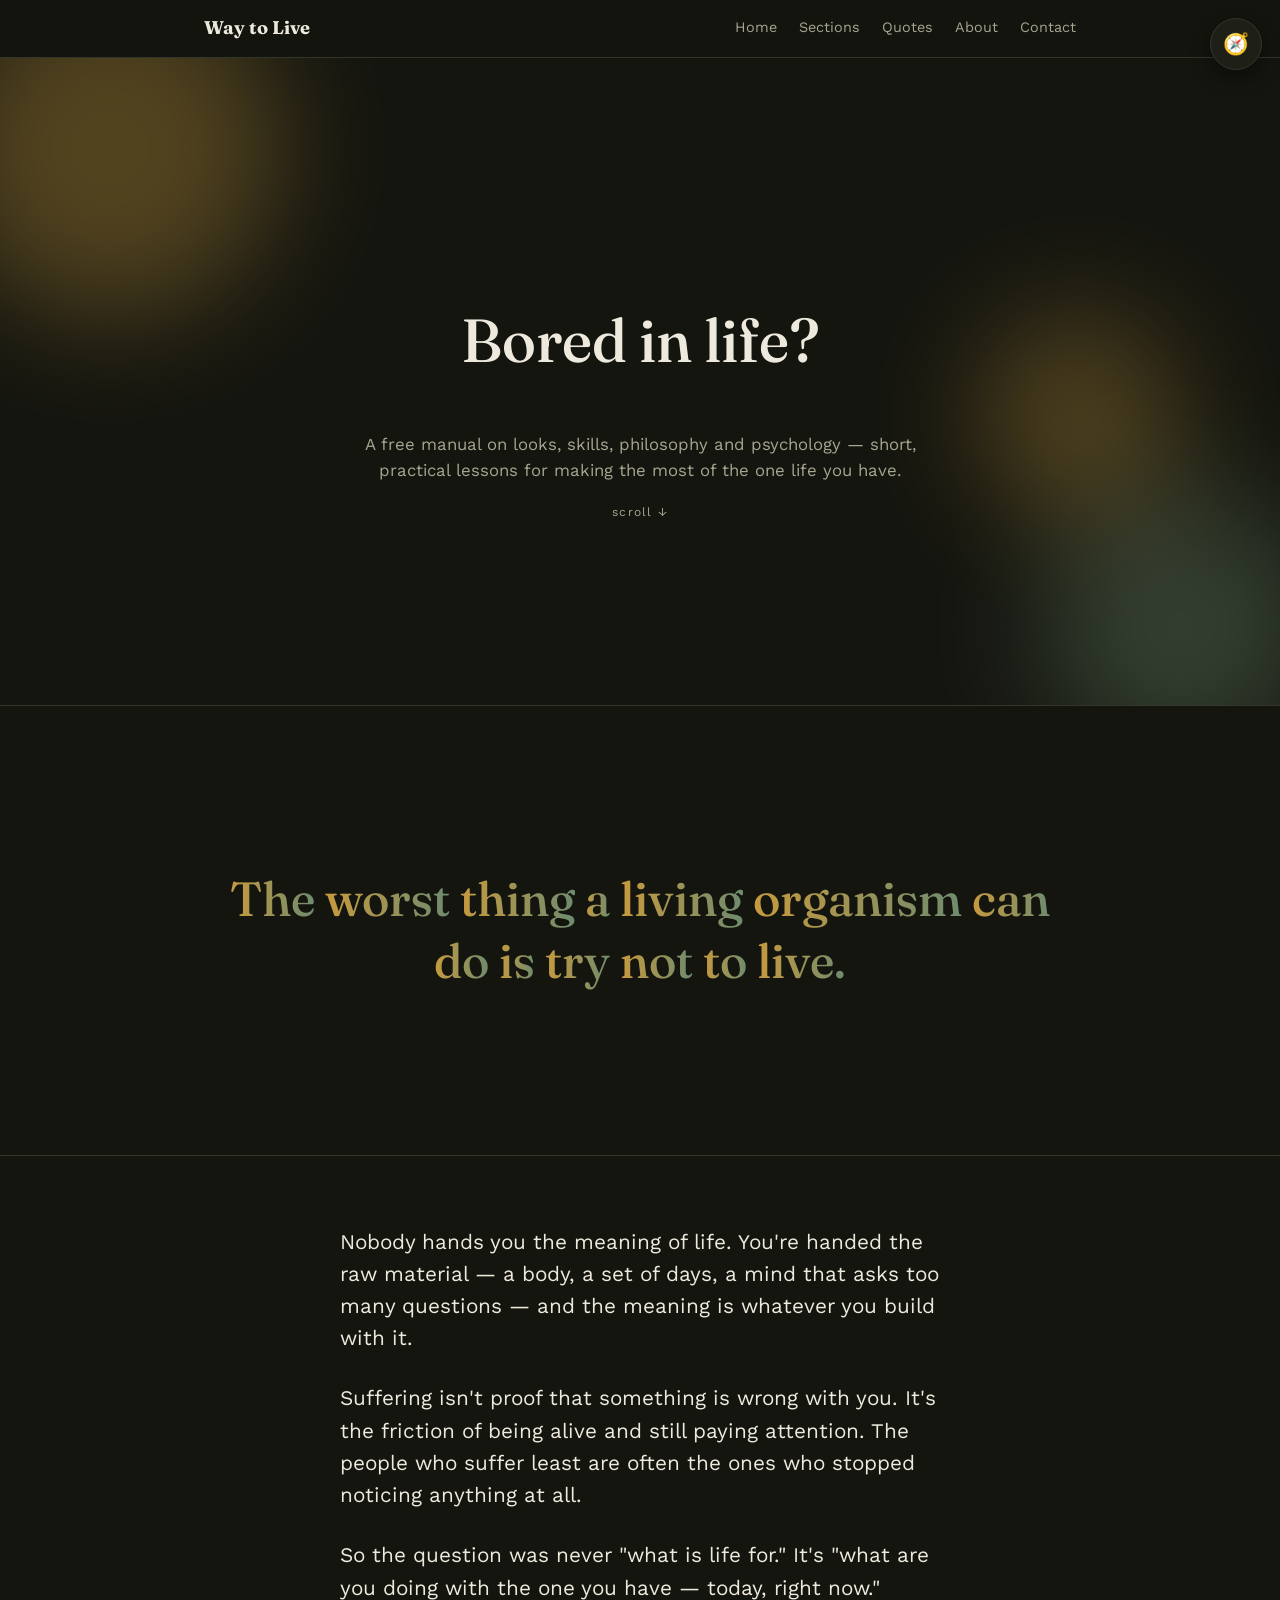
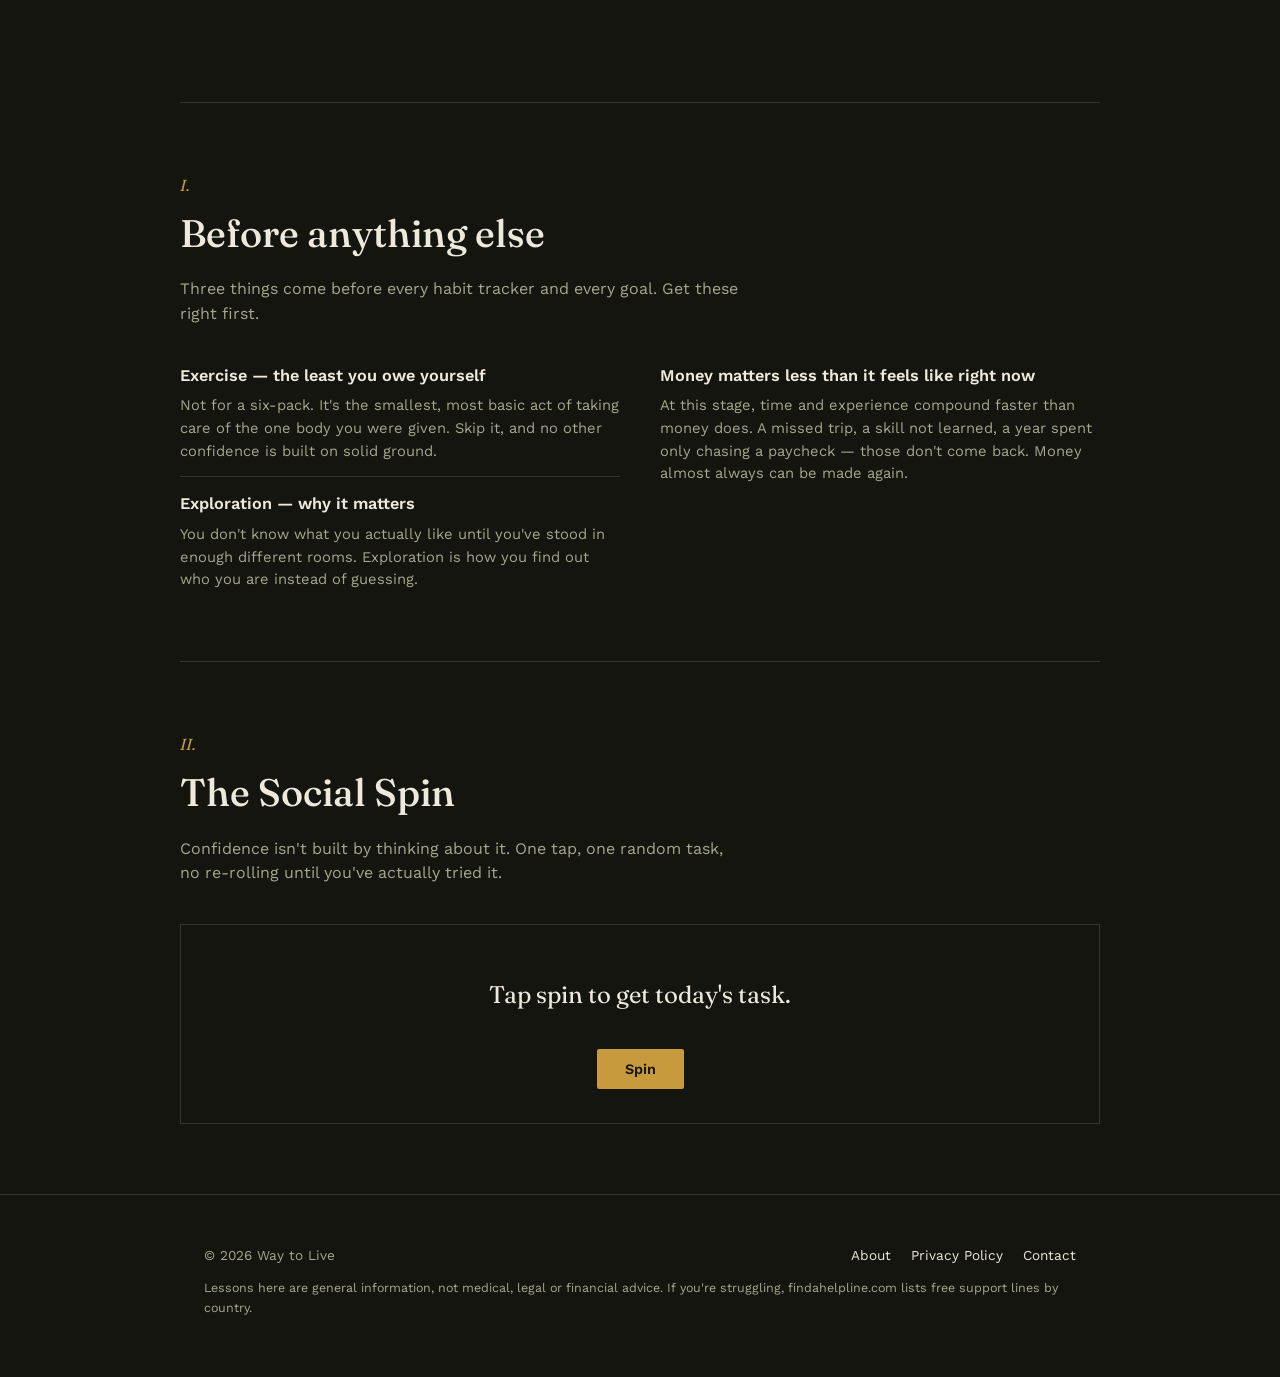
<file: index.html>
<!DOCTYPE html>
<html lang="en">
<head>
<meta charset="UTF-8">
<script async src="https://pagead2.googlesyndication.com/pagead/js/adsbygoogle.js?client=ca-pub-9774958531844414" crossorigin="anonymous"></script>
<meta name="viewport" content="width=device-width, initial-scale=1, viewport-fit=cover">
<title>Way to Live — A Manual for Not Wasting This</title>
<meta name="description" content="Free, practical lessons on looks, skills, philosophy and psychology — a short manual for making the most of the one life you have.">
<link rel="icon" href="data:image/svg+xml,%3Csvg xmlns='http://www.w3.org/2000/svg' viewBox='0 0 100 100'%3E%3Ctext y='.9em' font-size='90'%3E🧭%3C/text%3E%3C/svg%3E">
<link rel="preconnect" href="https://fonts.googleapis.com"><link rel="preconnect" href="https://fonts.gstatic.com" crossorigin>
<link href="https://fonts.googleapis.com/css2?family=Fraunces:ital,opsz,wght@0,9..144,300;0,9..144,500;0,9..144,700;1,9..144,500&family=Work+Sans:wght@400;500;600&display=swap" rel="stylesheet">
<style>
:root{--ink:#14150F;--panel:#1E2018;--panel2:#20221A;--text:#EDE9DC;--muted:#A7A690;--gold:#C79A3E;--sage:#6E8B6E;--line:#33362A;--radius:2px;box-sizing:border-box;padding-top:env(safe-area-inset-top,0px);padding-bottom:env(safe-area-inset-bottom,0px)}
*{box-sizing:border-box;margin:0;padding:0}
html{scroll-padding-top:env(safe-area-inset-top,0px);scroll-behavior:smooth}
body{background:var(--ink);color:var(--text);font-family:'Work Sans',sans-serif;line-height:1.55;-webkit-font-smoothing:antialiased}
h1,h2,h3,.serif{font-family:'Fraunces',serif}
a{color:inherit}
.wrap{max-width:920px;margin:0 auto;padding:0 24px}
@media(max-width:600px){.wrap{padding:0 18px}}
:focus-visible{outline:2px solid var(--gold);outline-offset:3px}
@media(prefers-reduced-motion:reduce){*{animation:none!important;transition:none!important}}
nav.top{position:sticky;top:0;top:env(safe-area-inset-top,0px);z-index:50;background:rgba(20,21,15,.94);border-bottom:1px solid var(--line)}
.navrow{display:flex;align-items:center;justify-content:space-between;padding:14px 24px;max-width:920px;margin:0 auto}
.brand{font-family:'Fraunces',serif;font-weight:700;font-size:1.15rem;cursor:pointer;background:none;border:none;color:var(--text);text-decoration:none}
.navlinks{display:flex;gap:22px;font-size:.9rem}
.navlinks button,.navlinks a{background:none;border:none;color:var(--muted);font-family:'Work Sans';font-size:.9rem;cursor:pointer;border-bottom:1px solid transparent;padding-bottom:2px;text-decoration:none}
.navlinks button:hover,.navlinks a:hover{color:var(--text);border-color:var(--gold)}
@media(max-width:640px){.navlinks{display:none}}
.hero{position:relative;min-height:72vh;min-height:72svh;display:flex;align-items:center;justify-content:center;overflow:hidden;border-bottom:1px solid var(--line);padding:70px 0 50px}
.orb{position:absolute;border-radius:50%;filter:blur(60px);opacity:.35;pointer-events:none}
.orb1{width:340px;height:340px;background:var(--gold);top:-80px;left:-60px;animation:drift1 22s ease-in-out infinite}
.orb2{width:280px;height:280px;background:var(--sage);bottom:-60px;right:-40px;animation:drift2 26s ease-in-out infinite}
.orb3{width:200px;height:200px;background:var(--gold);top:40%;right:8%;animation:drift1 18s ease-in-out infinite reverse}
@keyframes drift1{0%,100%{transform:translate(0,0)}50%{transform:translate(40px,30px)}}
@keyframes drift2{0%,100%{transform:translate(0,0)}50%{transform:translate(-30px,-40px)}}
.kw-wrap{position:relative;z-index:2;text-align:center;padding:0 24px}
.kw-stage{position:relative;height:clamp(110px,22vw,160px);display:flex;align-items:center;justify-content:center}
.kw-line{position:absolute;font-family:'Fraunces',serif;font-weight:500;font-size:clamp(1.7rem,7vw,3.8rem);opacity:0;transform:scale(.92);transition:opacity .6s ease,transform .6s ease;white-space:nowrap}
.kw-line.active{opacity:1;transform:scale(1)}
.tagline{max-width:560px;margin:10px auto 0;color:var(--muted);font-size:1.05rem}
.scroll-cue{margin-top:20px;font-size:.75rem;letter-spacing:.1em;color:var(--muted);animation:bob 2s ease-in-out infinite}
@keyframes bob{0%,100%{transform:translateY(0)}50%{transform:translateY(6px)}}
.quote-anchor{min-height:50vh;display:flex;align-items:center;justify-content:center;padding:60px 24px;border-bottom:1px solid var(--line)}
.quote-text{max-width:820px;text-align:center;font-family:'Fraunces',serif;font-weight:500;font-size:clamp(1.6rem,5vw,3rem);line-height:1.3}
.quote-text .word{display:inline-block;opacity:.12;filter:blur(3px);transform:translateY(6px);transition:opacity .5s ease,filter .5s ease,transform .5s ease}
.quote-text .word.lit{opacity:1;filter:blur(0);transform:translateY(0);background:linear-gradient(90deg,var(--gold),var(--sage));-webkit-background-clip:text;background-clip:text;color:transparent}
.meaning-block{padding:70px 0;border-bottom:1px solid var(--line)}
.meaning-line{font-size:clamp(1.05rem,2.4vw,1.3rem);color:var(--muted);max-width:600px;margin:0 auto 28px;opacity:0;transform:translateY(16px);transition:opacity .7s ease,transform .7s ease}
.meaning-line.shown{opacity:1;transform:translateY(0);color:var(--text)}
.ad-wrap{display:none}
.ad-wrap.on{display:block;max-width:920px;margin:0 auto;padding:22px 24px;text-align:center;min-height:120px}
.ad-wrap .tag{font-size:.7rem;letter-spacing:.08em;text-transform:uppercase;color:var(--muted);display:block;margin-bottom:8px}
.ad-wrap:has(ins[data-ad-status="unfilled"]){display:none}
section.block{padding:70px 0;border-bottom:1px solid var(--line)}
.eyebrow-num{font-family:'Fraunces',serif;font-style:italic;color:var(--gold);font-size:1rem}
.block h2{font-size:clamp(1.7rem,4vw,2.4rem);font-weight:500;margin-top:6px;max-width:600px}
.block p.intro,p.intro{color:var(--muted);max-width:560px;margin-top:14px}
.regret-grid{display:grid;grid-template-columns:1fr 1fr;gap:40px;margin-top:36px}
@media(max-width:720px){.regret-grid{grid-template-columns:1fr}}
.principle{border-top:1px solid var(--line);padding-top:14px;margin-top:14px}
.principle h4{font-size:1.02rem;font-weight:600}
.principle p{color:var(--muted);font-size:.92rem;margin-top:6px}
.spin-box{margin-top:38px;border:1px solid var(--line);padding:34px 24px;text-align:center}
.spin-display{font-family:'Fraunces',serif;font-size:clamp(1.1rem,3vw,1.5rem);min-height:70px;display:flex;align-items:center;justify-content:center;max-width:560px;margin:0 auto}
.spin-btn{margin-top:20px;background:var(--gold);color:var(--ink);border:none;padding:12px 28px;font-family:'Work Sans';font-weight:600;font-size:.9rem;cursor:pointer;border-radius:var(--radius)}
.tabs{display:flex;border-bottom:1px solid var(--line);margin-top:30px;flex-wrap:wrap}
.tabs button{flex:1;min-width:110px;background:none;border:none;color:var(--muted);font-family:'Fraunces',serif;font-size:.95rem;padding:12px 6px;cursor:pointer;border-bottom:2px solid transparent}
.tabs button.active{color:var(--text);border-color:var(--gold)}
.tabpanel{display:none;padding-top:8px}.tabpanel.active{display:block}
.lesson-list{list-style:none;margin-top:16px;display:flex;flex-direction:column}
.lesson-list li{border-top:1px solid var(--line);padding:13px 0;font-size:.98rem}
.lesson-list li b{color:var(--gold);font-weight:600}
.sub-tabs{margin-top:22px;border-bottom:none;gap:6px}
.sub-tabs button{flex:none;min-width:0;font-family:'Work Sans';font-size:.8rem;border:1px solid var(--line);border-radius:20px;padding:6px 14px;color:var(--muted)}
.sub-tabs button.active{background:var(--gold);color:var(--ink);border-color:var(--gold)}
.subpanel{display:none;margin-top:6px}.subpanel.active{display:block}
.page-view{display:none;min-height:100vh;padding:90px 0 60px}.page-view.active{display:block}
body.subpage #homeView{display:none}
.page-back{background:none;border:1px solid var(--line);color:var(--muted);font-size:.82rem;padding:7px 14px;border-radius:4px;cursor:pointer;margin-bottom:22px;text-decoration:none;display:inline-block}
.page-back:hover{color:var(--text)}
.qotd-card{margin:40px auto 0;max-width:560px;border:1px solid var(--gold);padding:44px 26px;cursor:pointer;min-height:150px;display:flex;align-items:center;justify-content:center;font-family:'Fraunces',serif;font-size:1.1rem;text-align:center}
#qotdPrompt{color:var(--muted);font-style:italic}
.qotd-content{font-style:italic}
.qotd-content span{display:block;margin-top:12px;font-family:'Work Sans';font-style:normal;font-size:.8rem;color:var(--muted)}
.fab{position:fixed;top:calc(18px + env(safe-area-inset-top,0px));right:18px;z-index:80;width:52px;height:52px;border-radius:50%;border:1px solid var(--line);background:var(--panel);color:var(--text);font-size:1.3rem;cursor:pointer;box-shadow:0 8px 20px rgba(0,0,0,.4)}
.fab-panel{position:fixed;top:calc(76px + env(safe-area-inset-top,0px));right:18px;z-index:79;width:220px;background:var(--panel2);border:1px solid var(--line);border-radius:8px;padding:8px;display:none;box-shadow:0 12px 28px rgba(0,0,0,.4)}
.fab-panel.open{display:block}
.fab-row{display:flex;align-items:center;gap:10px;width:100%;background:none;border:none;color:var(--text);text-decoration:none;text-align:left;padding:9px 8px;border-radius:6px;font-family:'Work Sans';font-size:.88rem;cursor:pointer}
.fab-row:hover{background:rgba(255,255,255,.06)}
.fab-icon{font-size:1.05rem;width:22px;text-align:center;flex-shrink:0}
.fab-label{font-weight:500}.fab-sub{font-size:.75rem;color:var(--muted)}
footer{padding:50px 0 60px;border-top:1px solid var(--line)}
footer .wrap{color:var(--muted);font-size:.85rem;display:flex;justify-content:space-between;flex-wrap:wrap;gap:12px}
.flinks{display:flex;gap:20px;flex-wrap:wrap}
.flinks a{text-decoration:none;color:var(--text)}.flinks a:hover{color:var(--gold)}
.fnote{width:100%;font-size:.78rem}
.doc{max-width:720px}.doc h1{font-size:clamp(1.9rem,5vw,2.6rem);font-weight:500;margin-bottom:8px}
.doc h3{font-size:1.2rem;font-weight:500;margin:28px 0 8px;color:var(--gold)}
.doc p,.doc li{color:var(--muted);margin-top:10px}.doc ul{padding-left:20px}.doc a{color:var(--gold)}
.c-form{display:flex;gap:8px;margin-top:20px}
.c-form input{flex:1;background:var(--panel);border:1px solid var(--line);color:var(--text);padding:10px;border-radius:4px;font-family:'Work Sans'}
.c-form button{background:var(--gold);color:var(--ink);border:none;padding:10px 16px;font-weight:600;border-radius:4px;cursor:pointer;font-family:'Work Sans';font-size:.85rem}
.c-item{display:flex;gap:10px;border-top:1px solid var(--line);padding:16px 0}
.c-avatar{width:32px;height:32px;border-radius:50%;display:flex;align-items:center;justify-content:center;font-size:.9rem;font-weight:600;flex-shrink:0;color:#fff}
.c-avatar-sm{width:24px;height:24px;font-size:.75rem}
.c-body{flex:1}.c-text{font-size:.92rem}
.c-actions{display:flex;gap:14px;margin-top:8px}
.c-like,.c-reply-btn{background:none;border:1px solid var(--line);color:var(--muted);font-size:.78rem;padding:5px 10px;border-radius:20px;cursor:pointer}
.c-like.liked{color:var(--gold);border-color:var(--gold)}
.c-replies{margin-top:10px;padding-left:6px;border-left:1px solid var(--line);display:flex;flex-direction:column;gap:8px}
.c-reply-row{display:flex;gap:8px;align-items:flex-start;padding-left:8px}
.c-reply-text{font-size:.85rem;color:var(--muted)}
.c-reply-form{display:flex;gap:6px;margin-top:8px;padding-left:8px}
.c-reply-form input{flex:1;background:var(--panel);border:1px solid var(--line);color:var(--text);padding:6px 8px;border-radius:4px;font-size:.82rem}
.c-reply-form button{background:var(--sage);color:var(--ink);border:none;padding:6px 12px;border-radius:4px;cursor:pointer;font-size:.78rem}
.c-empty{color:var(--muted);font-size:.85rem}
</style>
</head>
<body>
<nav class="top"><div class="navrow">
  <a class="brand" href="index.html" onclick="goHome();return false;">Way to Live</a>
  <div class="navlinks">
    <button onclick="goHome()">Home</button>
    <button onclick="showPage('sectionsView')">Sections</button>
    <button onclick="showPage('quotesView')">Quotes</button>
    <button id="navComments" style="display:none" onclick="showPage('commentsView')">Comments</button>
    <a href="about.html">About</a>
    <a href="contact.html">Contact</a>
  </div>
</div></nav>

<div id="homeView">
  <header class="hero" id="hero">
    <div class="orb orb1"></div><div class="orb orb2"></div><div class="orb orb3"></div>
    <div class="kw-wrap">
      <div class="kw-stage" id="kwStage"></div>
      <p class="tagline">A free manual on looks, skills, philosophy and psychology — short, practical lessons for making the most of the one life you have.</p>
      <div class="scroll-cue">scroll ↓</div>
    </div>
  </header>

  <section class="quote-anchor" id="quoteAnchor"><p class="quote-text" id="quoteText">The worst thing a living organism can do is try not to live.</p></section>

  <section class="meaning-block wrap" id="meaning">
    <p class="meaning-line">Nobody hands you the meaning of life. You're handed the raw material — a body, a set of days, a mind that asks too many questions — and the meaning is whatever you build with it.</p>
    <p class="meaning-line">Suffering isn't proof that something is wrong with you. It's the friction of being alive and still paying attention. The people who suffer least are often the ones who stopped noticing anything at all.</p>
    <p class="meaning-line">So the question was never "what is life for." It's "what are you doing with the one you have — today, right now."</p>
  </section>

  <div class="ad-wrap" data-slot="mid"></div>

  <section class="block wrap" id="before-anything">
    <div class="eyebrow-num">I.</div>
    <h2>Before anything else</h2>
    <p class="intro">Three things come before every habit tracker and every goal. Get these right first.</p>
    <div class="regret-grid">
      <div>
        <div class="principle" style="margin-top:0;border-top:none;padding-top:0;"><h4>Exercise — the least you owe yourself</h4><p>Not for a six-pack. It's the smallest, most basic act of taking care of the one body you were given. Skip it, and no other confidence is built on solid ground.</p></div>
        <div class="principle"><h4>Exploration — why it matters</h4><p>You don't know what you actually like until you've stood in enough different rooms. Exploration is how you find out who you are instead of guessing.</p></div>
      </div>
      <div class="principle" style="margin-top:0;border-top:none;padding-top:0;"><h4>Money matters less than it feels like right now</h4><p>At this stage, time and experience compound faster than money does. A missed trip, a skill not learned, a year spent only chasing a paycheck — those don't come back. Money almost always can be made again.</p></div>
    </div>
  </section>

  <div class="ad-wrap" data-slot="between"></div>

  <section class="block wrap" id="spin" style="border-bottom:none;">
    <div class="eyebrow-num">II.</div>
    <h2>The Social Spin</h2>
    <p class="intro">Confidence isn't built by thinking about it. One tap, one random task, no re-rolling until you've actually tried it.</p>
    <div class="spin-box"><div class="spin-display" id="spinDisplay">Tap spin to get today's task.</div><button class="spin-btn" id="spinBtn" onclick="spinTask()">Spin</button></div>
  </section>
</div>

<div class="page-view" id="sectionsView"><div class="wrap">
  <button class="page-back" onclick="goHome()">← Back</button>
  <h2 class="serif">Sections</h2>
  <p class="intro" style="margin-bottom:0;">Short lessons you can read in a minute and use today.</p>
  <div class="tabs" id="maxTabs">
    <button class="active" data-tab="look">Lookmaxxing</button><button data-tab="skill">Skillmaxxing</button><button data-tab="philo">Philomaxxing</button><button data-tab="psy">Psymaxxing</button><button data-tab="life">Lifemaxxing</button>
  </div>
  <div class="tabpanel active" data-panel="look">
    <p class="intro">Lookmaxxing is becoming the best version of yourself — also called Nutrition Maxxing, because what you put in shapes everything else. Right guidance beats random effort. Pick an area below.</p>
    <div class="tabs sub-tabs" id="lookSubTabs"><button class="active" data-sub="hair">Hair</button><button data-sub="face">Face</button><button data-sub="frame">Frame</button><button data-sub="skin">Skin</button><button data-sub="style">Style</button></div>
    <div class="subpanel active" data-sub-panel="hair"><ul class="lesson-list"><li>Wash your hair when you need. because overstripping and oily scalp are both damaging to your scalp. wash on that sweetspot.</li><li>Hair is the makeup for man, find a haircut that suits your face, fades will always suits for every face.</li><li>be a gardener for your hair,dont put too much shampoo and use shampoo when you need. Eat food that were rich in vitamin c, protien and calcium for healthy hairs.</li><li>Save your hairs before its too late to realise, always air dry after shower after gentle dap from towel, because when hairs were wet,it will prone to breakage, and limit any style wax and products that contains much chemicals, always concern with AI analysis or consult dermatologist to avoid any side effects from using products.</li></ul></div>
    <div class="subpanel" data-sub-panel="face"><ul class="lesson-list"><li>Consistent sleep shows a glow up on your face before anything else does. make sure to get 8hrs of sleep daily, even a day off will be noticable.</li><li>Always make your tongue to your roof of your mouth called as (Mewing), will help the maxila to support and develop.</li><li>Chew evenly and normally, not harder or softly just a normal chewing is enough to avoid facial assymentry, also aviod sleeping on your stomach that it will cause water retention to your face, making it look bloated. Every human's has asymmentry and some of it are mostly comes from habits on daily basis.</li><li>Lean and hair is the law to achieve an attractive face, debloating will help the waters that were trapped within your face to drain off, its done by taking intake of high potassium like the easliy available resources like bannanas and potatoes and along with this, doing exercise was the gold method to get that debloated face. The another reality of debloating is that it will only last a day if you do the rest things wrong.</li></ul></div>
    <div class="subpanel" data-sub-panel="frame"><ul class="lesson-list"><li>ever felt short? if you've felt that then you can look taller by just wearing some high healed types of shoesthat will make you taller instantly, making your hairs stand higher will add some and to increase your hieght as soon as possible before the Growth plates were closed, make sure to read it in depth guide.</li><li>Fix posture before chasing size, its equals to wasted potential of your real hieght, always stand tall.</li><li>Next the horizontal frame that comes, and the feautre that stands out was called as V tapper, that comes from the pain and side effects of gym.</li><li>make your walk speak, A mans power speaks with his walk, walk like you own the place, because your walk, posture and your confidence speaks before your mouth does. Always have a normal flow walk with minimum hand swings and calculated steps.</li></ul></div>
    <div class="subpanel" data-sub-panel="skin"><ul class="lesson-list"><li></li><li>dont wash your face with cleanser in the mourning, it will strip off all your oils and makes your face dry. If you need to wash it, wsh it gentle cleanser and avoid over cleansing by making it stay on your sface for too long. 2x a day cleansing is enough</li><li>Healthy diet shows up first more than any skincare products, a diet rich in vitamin A,B,C,D,E and amoung these, vitamin C is the important one.</li><li>Sun is not the enemy, but UV is, that it will age you faster and the only time you need to avoid sun and put sunscreen is when the UV is high. Avoid sun from 11am to 4pm.</li></ul></div>
    <div class="subpanel" data-sub-panel="style"><ul class="lesson-list"><li>Only you knows what fits best. Dont go with the trends, fing what truely lifts you.</li><li>wear accessories accordingly, wear causuals for causuals and formal for formal.</li><li>Wear your clothes based on your skin tone type, its the best way to represent yourself with some best versions of you.</li><li>Make the crowed turn to you by adding an magical aura in the area by using an perfume. Perfume is the only thing that no one can avoid taking from you. Be clean and let your clothes are also be neat and cleaned</li></ul></div>
  </div>
  <div class="tabpanel" data-panel="skill">
    <p class="intro">Skillmaxxing makes life more interesting — a mix of physical and mental skills worth actually mastering, each for its own reason.</p>
    <ul class="lesson-list"><li><b>Ride a bike or motorcycle</b> — it gives you wings to explore.</li><li><b>Learn to swim</b> — it removes a lifelong fear from the water.</li><li><b>Cook three real meals from scratch</b> — it makes you self-sufficient anywhere.</li><li><b>Learn basic first aid</b> — it turns panic into useful action.</li><li><b>Hold a real conversation with a stranger</b> — it opens doors small talk never will.</li><li><b>Learn to read a room</b> — it saves you from most social mistakes before they happen.</li><li><b>Manage your own money</b> — it protects every other skill you build.</li><li><b>Learn to write clearly</b> — it makes every idea you have actually land.</li></ul>
  </div>
  <div class="tabpanel" data-panel="philo">
    <p class="intro">Philomaxxing — the laws of living life, borrowed from people who thought about it longer than you have time to.</p>
    <ul class="lesson-list"><li><b>Law of control:</b> you don't control outcomes, only your response — Stoicism.</li><li><b>Law of impermanence:</b> remember you will die; it clarifies fast — memento mori.</li><li><b>Law of acceptance:</b> agree with your fate instead of fighting it twice — amor fati.</li><li><b>Law of meaning:</b> the absurd isn't tragic — it's freedom to assign your own meaning.</li><li><b>Law of practice:</b> fulfillment is a practice, not a feeling you wait for.</li></ul>
  </div>
  <div class="tabpanel" data-panel="psy">
    <p class="intro">Psymaxxing — understanding people well enough to avoid bad situations, or get through them smoothly.</p>
    <ul class="lesson-list"><li>Read tone and body language before you read the words.</li><li>Most conflict is unmet expectation, not malice — ask before assuming.</li><li>People remember how you made them feel, not what you said.</li><li>Calm de-escalates faster than being right does.</li><li>Give people an easy way to back down without losing face.</li><li>Notice when someone's just venting — they don't always want a fix.</li></ul>
  </div>
  <div class="tabpanel" data-panel="life">
    <p class="intro">Lifemaxxing — the meaning of life isn't found, it's given, by how you actually live it. So just live it.</p>
    <ul class="lesson-list"><li>Tomorrow is never guaranteed — which is a reason to start today, not a reason to panic.</li><li>Stop rehearsing difficulties that haven't happened yet.</li><li>The version of you scared of everything still has to live today anyway.</li><li>If tonight were the last night, most of today's worry wouldn't have made the cut.</li><li>Life is long enough to do what matters and short enough that you shouldn't keep postponing it.</li></ul>
  </div>
  <div class="ad-wrap" data-slot="sections" style="margin-top:30px;"></div>
</div></div>

<div class="page-view" id="quotesView"><div class="wrap" style="text-align:center;">
  <button class="page-back" onclick="goHome()">← Back</button>
  <h2 class="serif">Quote of the Day</h2>
  <div class="qotd-card" id="qotdCard" onclick="revealQuote()"><span id="qotdPrompt">Tap to reveal today's quote</span><div class="qotd-content" id="qotdContent" style="display:none;"></div></div>
  <p class="intro" style="margin:22px auto 0;">A new one unlocks every day, from a shelf of 60.</p>
</div></div>

<div class="page-view" id="commentsView">
  <div class="wrap">
    <button class="page-back" onclick="goHome()">← Back</button>
    <h2 class="serif">Public Comments</h2>
    <p class="intro">Shared with everyone who has access to this page.</p>
    <div class="c-form">
      <input type="text" id="newCommentInput" placeholder="Share a thought…" onkeydown="if(event.key==='Enter')postComment()">
      <button id="postCommentBtn" onclick="postComment()">Post</button>
    </div>
    <div id="commentsList" style="margin-top:20px;"><p class="c-empty">Loading…</p></div>
  </div>
</div>

<button class="fab" id="fabBtn" aria-label="Open menu">🧭</button>
<div class="fab-panel" id="fabPanel">
  <div class="fab-row"><span class="fab-icon">🧭</span><div><div class="fab-label">Basics</div><div class="fab-sub" id="basicsCurrent">Home</div></div></div>
  <button class="fab-row" onclick="showPage('sectionsView')"><span class="fab-icon">📖</span><div class="fab-label">Sections</div></button>
  <button class="fab-row" id="spinLink"><span class="fab-icon">🎲</span><div class="fab-label">Spin</div></button>
  <button class="fab-row" onclick="showPage('quotesView')"><span class="fab-icon">❝</span><div class="fab-label">Quotes</div></button>
  <button class="fab-row" id="fabComments" style="display:none" onclick="showPage('commentsView')"><span class="fab-icon">💬</span><div class="fab-label">Public Comments</div></button>
  <a class="fab-row" href="contact.html"><span class="fab-icon">✉</span><div class="fab-label">Contact</div></a>
</div>

<footer><div class="wrap">
  <span>© 2026 Way to Live</span>
  <div class="flinks"><a href="about.html">About</a><a href="privacy.html">Privacy Policy</a><a href="contact.html">Contact</a></div>
  <span class="fnote">Lessons here are general information, not medical, legal or financial advice. If you're struggling, findahelpline.com lists free support lines by country.</span>
</div></footer>

<script>
/* ===== AD CONFIG: paste your slot IDs from AdSense > Ads > By ad unit > Display ads. Leave '' to keep a slot off. ===== */
const ADS={client:'ca-pub-9774958531844414',slots:{mid:'',between:'',sections:''}};
function initAds(root){root.querySelectorAll('.ad-wrap').forEach(w=>{const s=ADS.slots[w.dataset.slot];if(!s||w.dataset.done)return;w.dataset.done=1;
w.innerHTML='<span class="tag">Advertisement</span><ins class="adsbygoogle" style="display:block" data-ad-client="'+ADS.client+'" data-ad-slot="'+s+'" data-ad-format="auto" data-full-width-responsive="true"></ins>';
w.classList.add('on');try{(window.adsbygoogle=window.adsbygoogle||[]).push({});}catch(e){}});}

const reduceMotion=window.matchMedia('(prefers-reduced-motion: reduce)').matches;
const kwWords=["Bored in life?","Lost meaning?","What is life?","Why suffering exists?","What was it meant to?"];
const kwStage=document.getElementById('kwStage');
kwStage.innerHTML=kwWords.map((w,i)=>'<span class="kw-line'+(i===0?' active':'')+'" data-final="'+w+'">'+w+'</span>').join('');
const kwEls=[...kwStage.children];const scrambleChars="!<>-_\\/[]{}—=+*^?#";
function scramble(el){if(reduceMotion){el.textContent=el.dataset.final;return;}const final=el.dataset.final;let frame=0;
const iv=setInterval(()=>{el.textContent=final.split('').map((c,i)=>c===' '?' ':(i<frame?c:scrambleChars[Math.floor(Math.random()*scrambleChars.length)])).join('');frame++;if(frame>final.length){clearInterval(iv);el.textContent=final;}},28);}
let kwI=0;scramble(kwEls[0]);
if(!reduceMotion){setInterval(()=>{kwEls.forEach(e=>e.classList.remove('active'));kwI=(kwI+1)%kwEls.length;kwEls[kwI].classList.add('active');scramble(kwEls[kwI]);},2600);}

const quoteText=document.getElementById('quoteText');
quoteText.innerHTML=quoteText.textContent.trim().split(' ').map(w=>'<span class="word">'+w+'</span>').join(' ');
const wordEls=quoteText.querySelectorAll('.word');
new IntersectionObserver((entries,obs)=>{entries.forEach(en=>{if(en.isIntersecting){wordEls.forEach((w,i)=>setTimeout(()=>w.classList.add('lit'),reduceMotion?0:i*45));obs.disconnect();}});},{threshold:.4}).observe(quoteText);
document.querySelectorAll('.meaning-line').forEach(line=>{const obs=new IntersectionObserver(es=>{es.forEach(e=>{if(e.isIntersecting){e.target.classList.add('shown');obs.disconnect();}});},{threshold:.5});obs.observe(line);});

const spinTasks=["Ask a stranger for directions to somewhere you already know how to get to.","Ask someone what the best thing they've eaten this week was.","Strike up a conversation with someone in a queue, no phone as a shield.","Compliment a stranger's outfit — genuinely, one specific detail.","Ask a barista what they'd order if it were free.","Find someone reading a book and ask what it's about.","Ask a stranger for a restaurant recommendation nearby.","Tell a joke to someone you just met and see if it lands.","Ask someone what they're listening to right now.","Introduce yourself to someone at an event instead of waiting to be introduced.","Ask a shop owner how they got into this business.","Give a genuine compliment to someone you'd normally never talk to.","Ask a stranger which way is faster to a place you're both near.","Start a conversation about the weather and see where it actually goes.","Ask someone what the highlight of their day has been so far.","Sit with strangers at a shared table and ask one open question.","Ask someone for a book, movie, or show recommendation.","Talk to someone new at the gym about their routine.","Find someone with a dog and ask about it.","Ask a local for the one thing tourists always miss.","Start a playful debate with a friend over something trivial.","Ask someone what they'd do with an unplanned free day.","Say something funny to someone you're mildly nervous to talk to.","Ask someone their honest opinion on something you're wearing.","Ask someone what career they'd switch to if money didn't matter."];
let lastTaskIdx=-1;
function spinTask(){const display=document.getElementById('spinDisplay'),btn=document.getElementById('spinBtn');btn.disabled=true;let ticks=0;const maxTicks=reduceMotion?1:16;
const iv=setInterval(()=>{display.textContent=spinTasks[Math.floor(Math.random()*spinTasks.length)];ticks++;
if(ticks>=maxTicks){clearInterval(iv);let f;do{f=Math.floor(Math.random()*spinTasks.length);}while(f===lastTaskIdx&&spinTasks.length>1);lastTaskIdx=f;display.textContent=spinTasks[f];btn.disabled=false;}},70);}

document.querySelectorAll('#maxTabs button').forEach(b=>{b.addEventListener('click',()=>{
document.querySelectorAll('#maxTabs button').forEach(x=>x.classList.remove('active'));document.querySelectorAll('#sectionsView .tabpanel').forEach(x=>x.classList.remove('active'));
b.classList.add('active');document.querySelector('#sectionsView .tabpanel[data-panel="'+b.dataset.tab+'"]').classList.add('active');});});
document.querySelectorAll('#lookSubTabs button').forEach(b=>{b.addEventListener('click',()=>{
document.querySelectorAll('#lookSubTabs button').forEach(x=>x.classList.remove('active'));document.querySelectorAll('#sectionsView .subpanel').forEach(x=>x.classList.remove('active'));
b.classList.add('active');document.querySelector('#sectionsView .subpanel[data-sub-panel="'+b.dataset.sub+'"]').classList.add('active');});});

const famousQuotes=[
{q:"The unexamined life is not worth living.",a:"Socrates"},
{q:"He who has a why to live for can bear almost any how.",a:"Friedrich Nietzsche"},
{q:"You have power over your mind, not outside events. Realize this, and you will find strength.",a:"Marcus Aurelius"},
{q:"It is not that we have a short time to live, but that we waste a lot of it.",a:"Seneca"},
{q:"In the middle of difficulty lies opportunity.",a:"Albert Einstein (attributed)"},
{q:"The two most important days in your life are the day you are born and the day you find out why.",a:"Mark Twain (attributed)"},
{q:"Do the one thing you think you cannot do. Fail at it. Try again.",a:"Eleanor Roosevelt (attributed)"},
{q:"A journey of a thousand miles begins with a single step.",a:"Lao Tzu"},
{q:"Knowing is not enough; we must apply.",a:"Goethe, often quoted by Bruce Lee"},
{q:"There is no greater agony than bearing an untold story inside you.",a:"Maya Angelou"},
{q:"Your time is limited, so don't waste it living someone else's life.",a:"Steve Jobs"},
{q:"The wound is the place where the light enters you.",a:"Rumi (attributed)"},
{q:"Real knowledge is to know the extent of one's ignorance.",a:"Confucius (attributed)"},
{q:"Success is not final, failure is not fatal: it is the courage to continue that counts.",a:"Attributed to Winston Churchill"},
{q:"Although the world is full of suffering, it is full also of the overcoming of it.",a:"Helen Keller"},
{q:"It always seems impossible until it's done.",a:"Nelson Mandela (attributed)"},
{q:"We are what we repeatedly do. Excellence, then, is not an act but a habit.",a:"Will Durant, summarizing Aristotle"},
{q:"It's not what happens to you, but how you react to it that matters.",a:"Epictetus (paraphrase)"},
{q:"Peace comes from within. Do not seek it without.",a:"Attributed to Buddha"},
{q:"Everything can be taken from a man but one thing: the freedom to choose how he responds.",a:"Viktor Frankl"},
{q:"Do not go where the path may lead; go instead where there is no path and leave a trail.",a:"Muriel Strode (often credited to Emerson)"},
{q:"Go confidently in the direction of your dreams. Live the life you have imagined.",a:"Henry David Thoreau"},
{q:"Once you learn to read, you will be forever free.",a:"Frederick Douglass (paraphrase)"},
{q:"Education is the passport to the future, for tomorrow belongs to those who prepare for it today.",a:"Malcolm X"},
{q:"Darkness cannot drive out darkness; only light can do that.",a:"Martin Luther King Jr."},
{q:"Be the change that you wish to see in the world.",a:"Attributed to Mahatma Gandhi"},
{q:"Simplicity is the ultimate sophistication.",a:"Attributed to Leonardo da Vinci"},
{q:"Nothing in life is to be feared, it is only to be understood.",a:"Marie Curie"},
{q:"It is not the strongest that survive, but those most able to adapt.",a:"Often credited to Charles Darwin"},
{q:"Well done is better than well said.",a:"Benjamin Franklin"},
{q:"The best way to predict your future is to create it.",a:"Often credited to Abraham Lincoln"},
{q:"Believe you can and you're halfway there.",a:"Attributed to Theodore Roosevelt"},
{q:"Everyone has inside of them a piece of good news.",a:"Attributed to Anne Frank"},
{q:"Be yourself; everyone else is already taken.",a:"Attributed to Oscar Wilde"},
{q:"I am seeking, I am striving, I am in it with all my heart.",a:"Vincent van Gogh"},
{q:"Action is the foundational key to all success.",a:"Pablo Picasso (attributed)"},
{q:"The way to get started is to quit talking and begin doing.",a:"Walt Disney (attributed)"},
{q:"Don't count the days, make the days count.",a:"Muhammad Ali"},
{q:"Great things come from hard work and perseverance. No excuses.",a:"Kobe Bryant"},
{q:"I've failed over and over, and that is why I succeed.",a:"Michael Jordan"},
{q:"Someone is sitting in the shade today because someone planted a tree long ago.",a:"Warren Buffett"},
{q:"It's fine to celebrate success, but it's more important to heed the lessons of failure.",a:"Bill Gates"},
{q:"When something is important enough, you do it even if the odds are not in your favor.",a:"Elon Musk"},
{q:"Until you make the unconscious conscious, it will direct your life and you will call it fate.",a:"Carl Jung (attributed)"},
{q:"Out of your vulnerabilities will come your strength.",a:"Sigmund Freud (attributed)"},
{q:"The mind that opens to a new idea never returns to its original size.",a:"Often credited to Oliver Wendell Holmes"},
{q:"We are not rich by what we possess but by what we can do without.",a:"Immanuel Kant (attributed)"},
{q:"Judge a man by his questions rather than his answers.",a:"Attributed to Voltaire"},
{q:"The supreme art of war is to subdue the enemy without fighting.",a:"Sun Tzu"},
{q:"Do nothing that is of no use.",a:"Miyamoto Musashi"},
{q:"You don't have to be great to start, but you have to start to be great.",a:"Zig Ziglar"},
{q:"Whatever the mind can conceive and believe, it can achieve.",a:"Napoleon Hill"},
{q:"Most of the important things in the world have been accomplished by people who kept on trying.",a:"Dale Carnegie"},
{q:"Discipline is the bridge between goals and accomplishment.",a:"Jim Rohn"},
{q:"It is in your moments of decision that your destiny is shaped.",a:"Tony Robbins"},
{q:"Vulnerability is the birthplace of connection.",a:"Brené Brown"},
{q:"Somewhere, something incredible is waiting to be known.",a:"Attributed to Carl Sagan"},
{q:"However difficult life may seem, there is always something you can do and succeed at.",a:"Stephen Hawking"},
{q:"What you do makes a difference, and you have to decide what kind of difference you want to make.",a:"Jane Goodall"},
{q:"If you want to fly, you have to give up the things that weigh you down.",a:"Toni Morrison"}
];
function revealQuote(){const qd=famousQuotes[Math.floor(Date.now()/86400000)%famousQuotes.length];
document.getElementById('qotdPrompt').style.display='none';const c=document.getElementById('qotdContent');c.style.display='block';
c.textContent='"'+qd.q+'"';const s=document.createElement('span');s.textContent='— '+qd.a;c.appendChild(s);}

const fabBtn=document.getElementById('fabBtn'),fabPanel=document.getElementById('fabPanel');
fabBtn.addEventListener('click',e=>{e.stopPropagation();fabPanel.classList.toggle('open');});
document.addEventListener('click',e=>{if(!fabPanel.contains(e.target)&&e.target!==fabBtn)fabPanel.classList.remove('open');});
function showPage(id){document.body.classList.add('subpage');document.querySelectorAll('.page-view').forEach(p=>p.classList.remove('active'));
const v=document.getElementById(id);v.classList.add('active');window.scrollTo(0,0);fabPanel.classList.remove('open');
const names={sectionsView:'Sections',quotesView:'Quotes',commentsView:'Public Comments'};const be=document.getElementById('basicsCurrent');if(be)be.textContent=names[id]||'Home';initAds(v);}
function goHome(){document.body.classList.remove('subpage');document.querySelectorAll('.page-view').forEach(p=>p.classList.remove('active'));fabPanel.classList.remove('open');window.scrollTo(0,0);}
document.getElementById('spinLink').addEventListener('click',()=>{goHome();setTimeout(()=>document.getElementById('spin').scrollIntoView({behavior:reduceMotion?'auto':'smooth'}),50);});
const sectionMap=[['hero','Home'],['quoteAnchor','The Quote'],['meaning','Meaning of Life'],['before-anything','Before Anything Else'],['spin','Social Spin']];
const basicsEl=document.getElementById('basicsCurrent');
sectionMap.forEach(([id,label])=>{const el=document.getElementById(id);if(!el)return;new IntersectionObserver(es=>{es.forEach(en=>{if(en.isIntersecting&&!document.body.classList.contains('subpage')&&basicsEl)basicsEl.textContent=label;});},{threshold:.5}).observe(el);});
initAds(document.getElementById('homeView'));

/* ---------- Public comments (shared db, with avatars) ---------- */
let db=null,myId=null;
function escapeHtml(s){const d=document.createElement('div');d.textContent=s;return d.innerHTML;}
function getAnonId(){
  try{let id=localStorage.getItem('lm_anon_id');if(!id){id='anon-'+Math.random().toString(36).slice(2,10);localStorage.setItem('lm_anon_id',id);}return id;}catch(e){return 'anon-temp';}
}
function hashColor(str){let h=0;for(let i=0;i<str.length;i++){h=(h*31+str.charCodeAt(i))|0;}return 'hsl('+(Math.abs(h)%360)+',45%,42%)';}
function avatarHtml(uid,small){
  const id=uid||'?';
  return '<div class="c-avatar'+(small?' c-avatar-sm':'')+'" style="background:'+hashColor(id)+'">'+id.replace(/^anon-/,'').charAt(0).toUpperCase()+'</div>';
}
async function initComments(){
  try{
    if(!window.claude||!window.claude.use)return;
    const [dbNs,userNs]=await Promise.all([window.claude.use('db'),window.claude.use('user')]);
    db=dbNs;
    if(userNs){try{myId=await userNs.id();}catch(e){}}
  }catch(e){}
  if(!db)return; /* no backend here (e.g. GitHub Pages): comments stay hidden, nothing looks broken */
  document.getElementById('navComments').style.display='';
  document.getElementById('fabComments').style.display='';
  db.collection('comments').orderBy('ts','desc').limit(50).onSnapshot(
    snap=>renderComments(snap.docs),
    ()=>{document.getElementById('commentsList').innerHTML='<p class="c-empty">Comments are temporarily unavailable.</p>';}
  );
}
function renderComments(docs){
  const list=document.getElementById('commentsList');
  if(!docs.length){list.innerHTML='<p class="c-empty">No comments yet — be the first.</p>';return;}
  const uid=myId||getAnonId();
  list.innerHTML=docs.map(d=>{
    const c=d.data()||{};
    const liked=(c.likedBy||[]).includes(uid);
    return '<div class="c-item">'+avatarHtml(c.authorId)+'<div class="c-body"><p class="c-text">'+escapeHtml(c.text||'')+'</p>'
      +'<div class="c-actions"><button class="c-like'+(liked?' liked':'')+'" onclick="toggleLike(\''+d.id+'\')">👍 <span>'+(c.likes||0)+'</span></button>'
      +'<button class="c-reply-btn" onclick="toggleReplies(\''+d.id+'\')">💬 Replies</button></div>'
      +'<div class="c-replies" id="replies-'+d.id+'" style="display:none;"></div></div></div>';
  }).join('');
}
async function toggleLike(id){
  if(!db)return;
  const ref=db.collection('comments').doc(id);
  try{
    const snap=await ref.get();if(!snap.exists)return;
    const c=snap.data()||{};const uid=myId||getAnonId();
    let likedBy=c.likedBy||[];
    likedBy=likedBy.includes(uid)?likedBy.filter(x=>x!==uid):[...likedBy,uid];
    await ref.update({likedBy,likes:likedBy.length});
  }catch(e){}
}
async function toggleReplies(id){
  const box=document.getElementById('replies-'+id);if(!box)return;
  if(box.style.display==='block'){box.style.display='none';return;}
  box.style.display='block';box.innerHTML='<p class="c-empty">Loading…</p>';
  await loadReplies(id);
}
async function loadReplies(id){
  const box=document.getElementById('replies-'+id);if(!db||!box)return;
  try{
    const snap=await db.collection('comments').doc(id).collection('replies').orderBy('ts','asc').limit(50).get();
    const items=snap.docs.map(d=>{const r=d.data()||{};return '<div class="c-reply-row">'+avatarHtml(r.authorId,true)+'<p class="c-reply-text">'+escapeHtml(r.text||'')+'</p></div>';}).join('');
    box.innerHTML=items+'<div class="c-reply-form"><input type="text" placeholder="Write a reply…" id="replyInput-'+id+'" onkeydown="if(event.key===\'Enter\')addReply(\''+id+'\')"><button onclick="addReply(\''+id+'\')">Send</button></div>';
  }catch(e){box.innerHTML='<p class="c-empty">Couldn\'t load replies.</p>';}
}
async function addReply(id){
  const input=document.getElementById('replyInput-'+id);const text=input.value.trim();
  if(!text||!db)return;
  input.disabled=true;
  try{await db.collection('comments').doc(id).collection('replies').add({text,ts:Date.now(),authorId:myId||getAnonId()});input.value='';}catch(e){}
  input.disabled=false;loadReplies(id);
}
async function postComment(){
  const input=document.getElementById('newCommentInput');const text=input.value.trim();
  if(!text||!db)return;
  const btn=document.getElementById('postCommentBtn');btn.disabled=true;
  try{await db.collection('comments').add({text,ts:Date.now(),likes:0,likedBy:[],authorId:myId||getAnonId()});input.value='';}catch(e){}
  btn.disabled=false;
}
initComments();
</script>
</body>
</html>
</file>
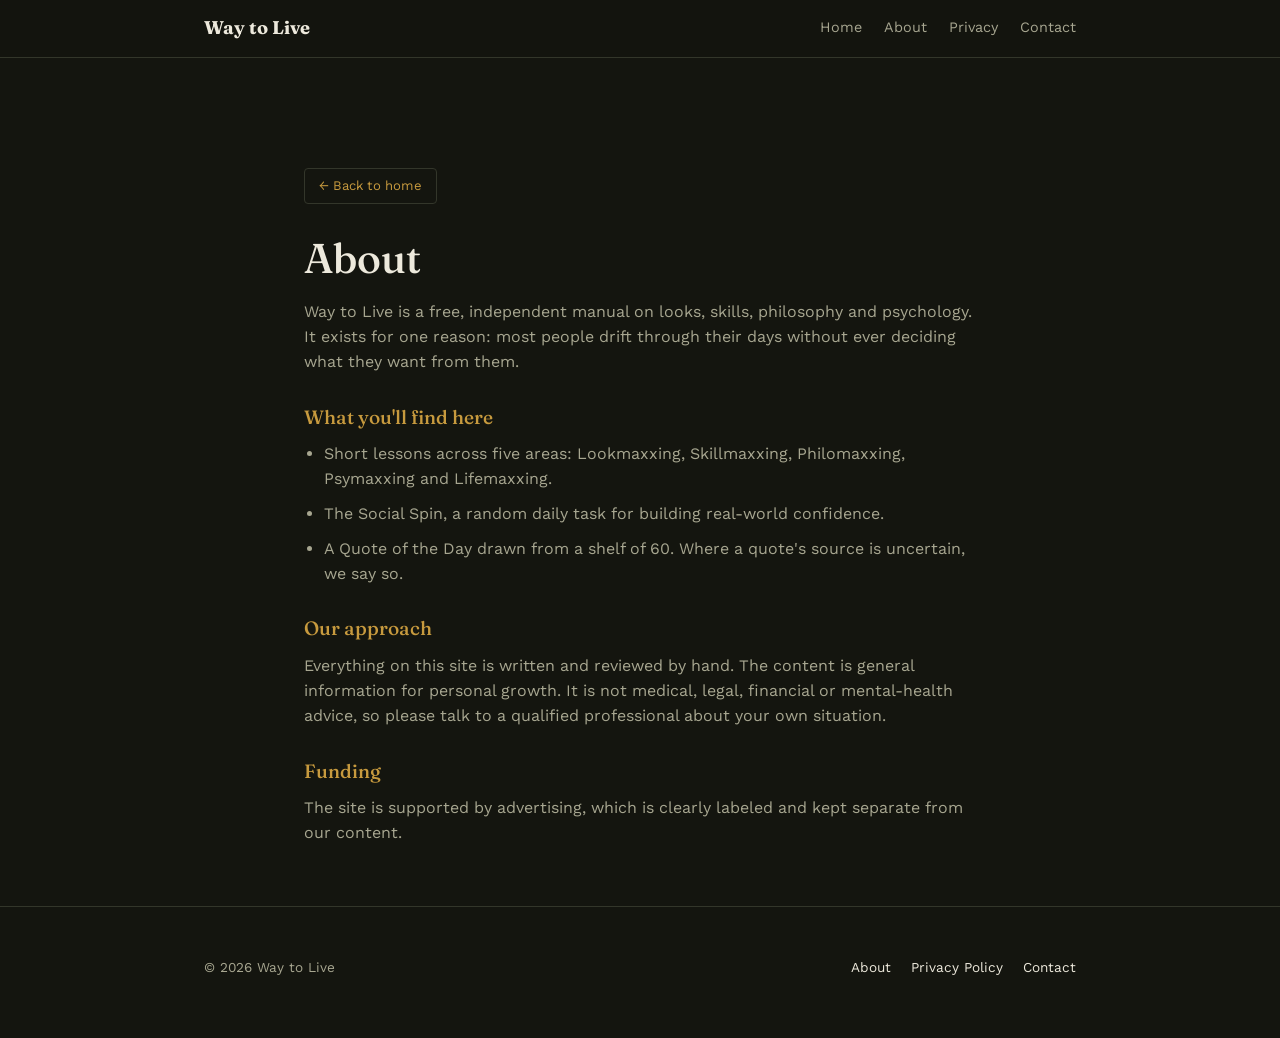
<file: about.html>
<!DOCTYPE html>
<html lang="en"><head><meta charset="UTF-8"><meta name="viewport" content="width=device-width, initial-scale=1, viewport-fit=cover">
<title>About — Way to Live</title><meta name="description" content="About for Way to Live, a free manual on looks, skills, philosophy and psychology.">
<link rel="preconnect" href="https://fonts.googleapis.com"><link rel="preconnect" href="https://fonts.gstatic.com" crossorigin>
<link href="https://fonts.googleapis.com/css2?family=Fraunces:opsz,wght@9..144,500;9..144,700&family=Work+Sans:wght@400;500;600&display=swap" rel="stylesheet">
<link rel="stylesheet" href="style.css"></head><body>
<nav class="top"><div class="navrow"><a class="brand" href="index.html">Way to Live</a><div class="navlinks"><a href="index.html">Home</a><a href="about.html">About</a><a href="privacy.html">Privacy</a><a href="contact.html">Contact</a></div></div></nav>
<main class="wrap doc" style="padding-top:110px;padding-bottom:60px"><a class="page-back" href="index.html">← Back to home</a><h1>About</h1><p>Way to Live is a free, independent manual on looks, skills, philosophy and psychology. It exists for one reason: most people drift through their days without ever deciding what they want from them.</p>
<h3>What you'll find here</h3><ul><li>Short lessons across five areas: Lookmaxxing, Skillmaxxing, Philomaxxing, Psymaxxing and Lifemaxxing.</li><li>The Social Spin, a random daily task for building real-world confidence.</li><li>A Quote of the Day drawn from a shelf of 60. Where a quote's source is uncertain, we say so.</li></ul>
<h3>Our approach</h3><p>Everything on this site is written and reviewed by hand. The content is general information for personal growth. It is not medical, legal, financial or mental-health advice, so please talk to a qualified professional about your own situation.</p>
<h3>Funding</h3><p>The site is supported by advertising, which is clearly labeled and kept separate from our content.</p></main>
<footer><div class="wrap"><span>© 2026 Way to Live</span><div class="flinks"><a href="about.html">About</a><a href="privacy.html">Privacy Policy</a><a href="contact.html">Contact</a></div></div></footer></body></html>
</file>
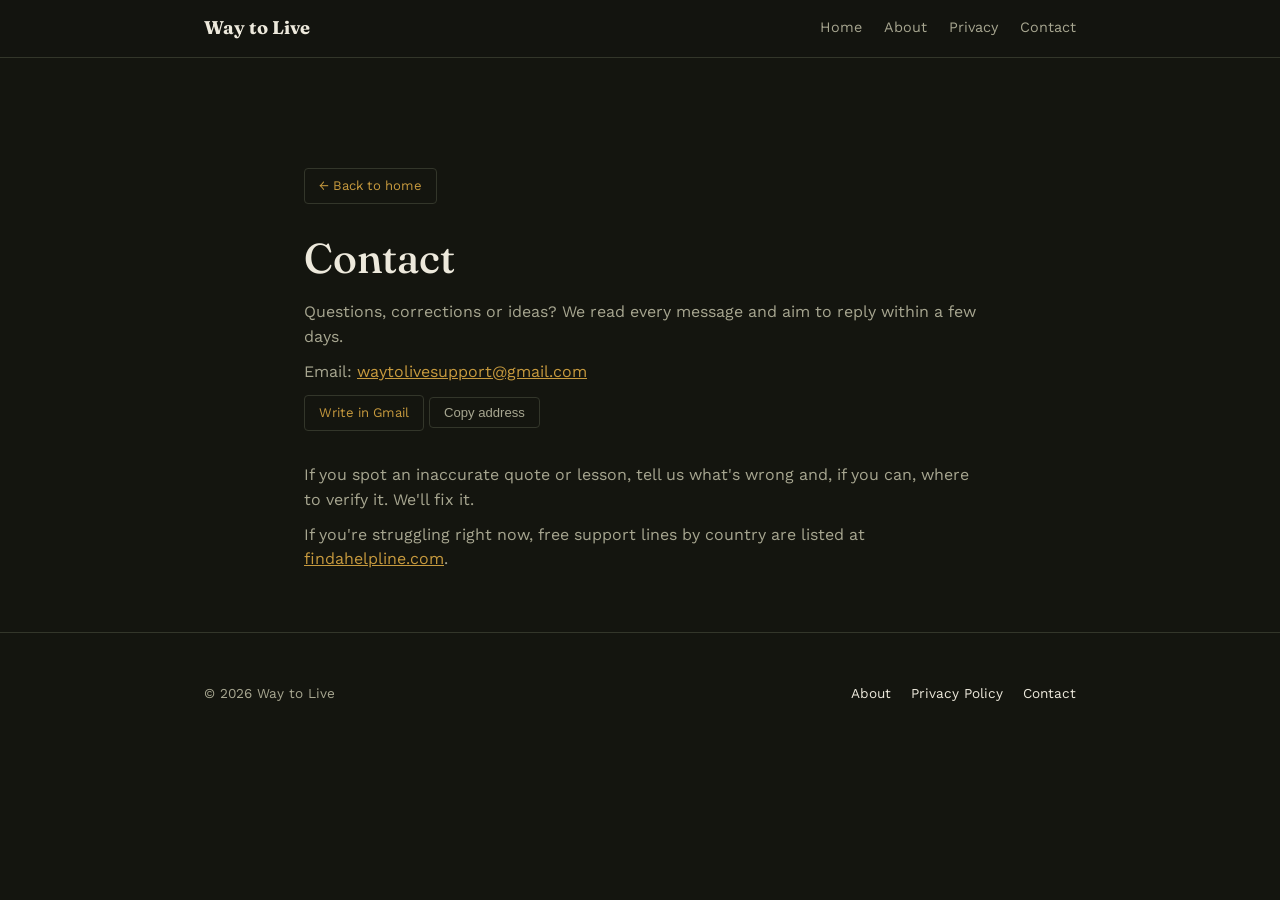
<file: contact.html>
<!DOCTYPE html>
<html lang="en"><head><meta charset="UTF-8"><meta name="viewport" content="width=device-width, initial-scale=1, viewport-fit=cover">
<title>Contact — Way to Live</title><meta name="description" content="Contact for Way to Live, a free manual on looks, skills, philosophy and psychology.">
<link rel="preconnect" href="https://fonts.googleapis.com"><link rel="preconnect" href="https://fonts.gstatic.com" crossorigin>
<link href="https://fonts.googleapis.com/css2?family=Fraunces:opsz,wght@9..144,500;9..144,700&family=Work+Sans:wght@400;500;600&display=swap" rel="stylesheet">
<link rel="stylesheet" href="style.css"></head><body>
<nav class="top"><div class="navrow"><a class="brand" href="index.html">Way to Live</a><div class="navlinks"><a href="index.html">Home</a><a href="about.html">About</a><a href="privacy.html">Privacy</a><a href="contact.html">Contact</a></div></div></nav>
<main class="wrap doc" style="padding-top:110px;padding-bottom:60px"><a class="page-back" href="index.html">← Back to home</a><h1>Contact</h1><p>Questions, corrections or ideas? We read every message and aim to reply within a few days.</p>
<p>Email: <a id="mail" href="mailtom">waytolivesupport@gmail.com</a></p>
<p><a class="page-back" id="gm" target="_blank" rel="noopener">Write in Gmail</a> <button class="page-back" id="cp" type="button">Copy address</button></p>
<p>If you spot an inaccurate quote or lesson, tell us what's wrong and, if you can, where to verify it. We'll fix it.</p>
<p>If you're struggling right now, free support lines by country are listed at <a href="https://findahelpline.com" rel="noopener">findahelpline.com</a>.</p></main>
<footer><div class="wrap"><span>© 2026 Way to Live</span><div class="flinks"><a href="about.html">About</a><a href="privacy.html">Privacy Policy</a><a href="contact.html">Contact</a></div></div></footer><script>
(function(){var m=document.getElementById('mail'),e=m.textContent.trim();
m.href='mailto:'+e;
document.getElementById('gm').href='https://mail.google.com/mail/?view=cm&fs=1&to='+encodeURIComponent(e);
var b=document.getElementById('cp');b.onclick=function(){
(navigator.clipboard?navigator.clipboard.writeText(e):Promise.reject()).then(function(){b.textContent='Copied ✓';},function(){prompt('Copy this address:',e);});};})();
</script></body></html>
</file>
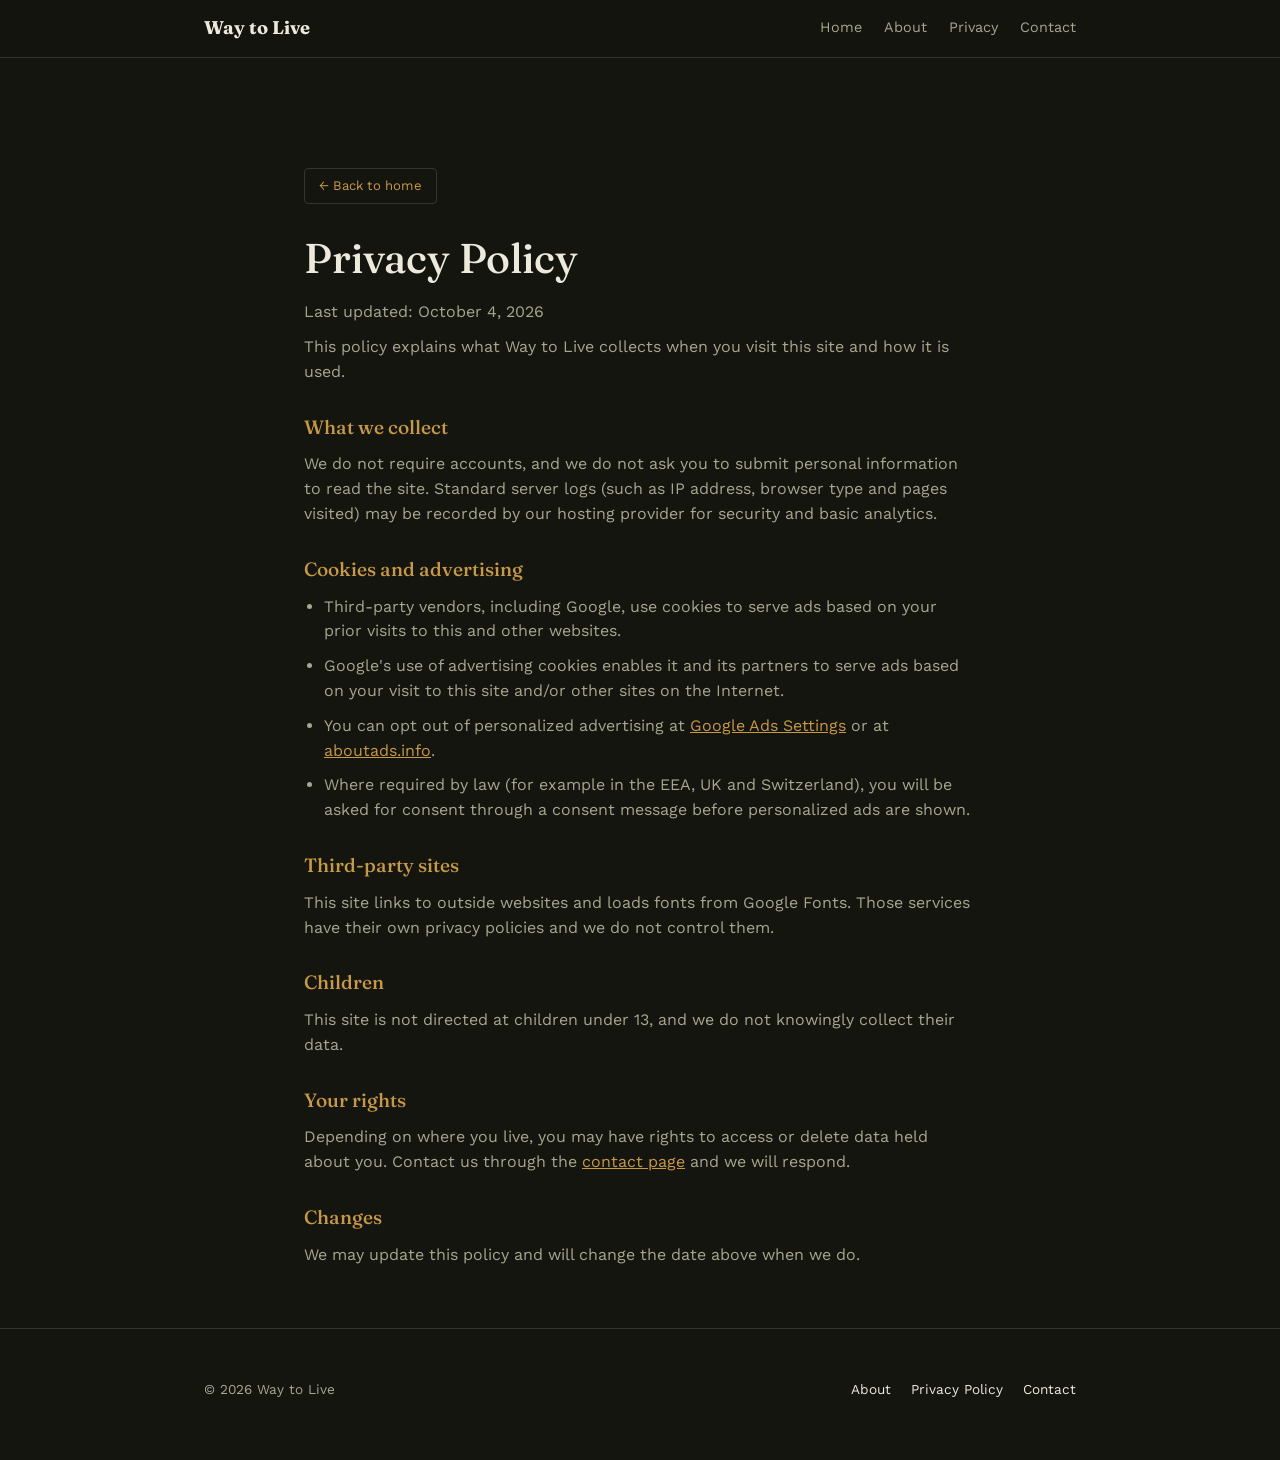
<file: privacy.html>
<!DOCTYPE html>
<html lang="en"><head><meta charset="UTF-8"><meta name="viewport" content="width=device-width, initial-scale=1, viewport-fit=cover">
<title>Privacy Policy — Way to Live</title><meta name="description" content="Privacy Policy for Way to Live, a free manual on looks, skills, philosophy and psychology.">
<link rel="preconnect" href="https://fonts.googleapis.com"><link rel="preconnect" href="https://fonts.gstatic.com" crossorigin>
<link href="https://fonts.googleapis.com/css2?family=Fraunces:opsz,wght@9..144,500;9..144,700&family=Work+Sans:wght@400;500;600&display=swap" rel="stylesheet">
<link rel="stylesheet" href="style.css"></head><body>
<nav class="top"><div class="navrow"><a class="brand" href="index.html">Way to Live</a><div class="navlinks"><a href="index.html">Home</a><a href="about.html">About</a><a href="privacy.html">Privacy</a><a href="contact.html">Contact</a></div></div></nav>
<main class="wrap doc" style="padding-top:110px;padding-bottom:60px"><a class="page-back" href="index.html">← Back to home</a><h1>Privacy Policy</h1><p>Last updated: October 4, 2026</p>
<p>This policy explains what Way to Live collects when you visit this site and how it is used.</p>
<h3>What we collect</h3><p>We do not require accounts, and we do not ask you to submit personal information to read the site. Standard server logs (such as IP address, browser type and pages visited) may be recorded by our hosting provider for security and basic analytics.</p>
<h3>Cookies and advertising</h3><ul><li>Third-party vendors, including Google, use cookies to serve ads based on your prior visits to this and other websites.</li><li>Google's use of advertising cookies enables it and its partners to serve ads based on your visit to this site and/or other sites on the Internet.</li><li>You can opt out of personalized advertising at <a href="https://adssettings.google.com" rel="noopener">Google Ads Settings</a> or at <a href="https://www.aboutads.info" rel="noopener">aboutads.info</a>.</li><li>Where required by law (for example in the EEA, UK and Switzerland), you will be asked for consent through a consent message before personalized ads are shown.</li></ul>
<h3>Third-party sites</h3><p>This site links to outside websites and loads fonts from Google Fonts. Those services have their own privacy policies and we do not control them.</p>
<h3>Children</h3><p>This site is not directed at children under 13, and we do not knowingly collect their data.</p>
<h3>Your rights</h3><p>Depending on where you live, you may have rights to access or delete data held about you. Contact us through the <a href="contact.html">contact page</a> and we will respond.</p>
<h3>Changes</h3><p>We may update this policy and will change the date above when we do.</p></main>
<footer><div class="wrap"><span>© 2026 Way to Live</span><div class="flinks"><a href="about.html">About</a><a href="privacy.html">Privacy Policy</a><a href="contact.html">Contact</a></div></div></footer></body></html>
</file>
<file: style.css>
:root{--ink:#14150F;--panel:#1E2018;--panel2:#20221A;--text:#EDE9DC;--muted:#A7A690;--gold:#C79A3E;--sage:#6E8B6E;--line:#33362A;--radius:2px;box-sizing:border-box;padding-top:env(safe-area-inset-top,0px);padding-bottom:env(safe-area-inset-bottom,0px)}
*{box-sizing:border-box;margin:0;padding:0}
html{scroll-padding-top:env(safe-area-inset-top,0px);scroll-behavior:smooth}
body{background:var(--ink);color:var(--text);font-family:'Work Sans',sans-serif;line-height:1.55;-webkit-font-smoothing:antialiased}
h1,h2,h3,.serif{font-family:'Fraunces',serif}
a{color:inherit}
.wrap{max-width:920px;margin:0 auto;padding:0 24px}
@media(max-width:600px){.wrap{padding:0 18px}}
:focus-visible{outline:2px solid var(--gold);outline-offset:3px}
@media(prefers-reduced-motion:reduce){*{animation:none!important;transition:none!important}}
nav.top{position:sticky;top:0;top:env(safe-area-inset-top,0px);z-index:50;background:rgba(20,21,15,.94);border-bottom:1px solid var(--line)}
.navrow{display:flex;align-items:center;justify-content:space-between;padding:14px 24px;max-width:920px;margin:0 auto}
.brand{font-family:'Fraunces',serif;font-weight:700;font-size:1.15rem;cursor:pointer;background:none;border:none;color:var(--text);text-decoration:none}
.navlinks{display:flex;gap:22px;font-size:.9rem}
.navlinks button,.navlinks a{background:none;border:none;color:var(--muted);font-family:'Work Sans';font-size:.9rem;cursor:pointer;border-bottom:1px solid transparent;padding-bottom:2px;text-decoration:none}
.navlinks button:hover,.navlinks a:hover{color:var(--text);border-color:var(--gold)}
@media(max-width:640px){.navlinks{display:none}}
.hero{position:relative;min-height:72vh;min-height:72svh;display:flex;align-items:center;justify-content:center;overflow:hidden;border-bottom:1px solid var(--line);padding:70px 0 50px}
.orb{position:absolute;border-radius:50%;filter:blur(60px);opacity:.35;pointer-events:none}
.orb1{width:340px;height:340px;background:var(--gold);top:-80px;left:-60px;animation:drift1 22s ease-in-out infinite}
.orb2{width:280px;height:280px;background:var(--sage);bottom:-60px;right:-40px;animation:drift2 26s ease-in-out infinite}
.orb3{width:200px;height:200px;background:var(--gold);top:40%;right:8%;animation:drift1 18s ease-in-out infinite reverse}
@keyframes drift1{0%,100%{transform:translate(0,0)}50%{transform:translate(40px,30px)}}
@keyframes drift2{0%,100%{transform:translate(0,0)}50%{transform:translate(-30px,-40px)}}
.kw-wrap{position:relative;z-index:2;text-align:center;padding:0 24px}
.kw-stage{position:relative;height:clamp(110px,22vw,160px);display:flex;align-items:center;justify-content:center}
.kw-line{position:absolute;font-family:'Fraunces',serif;font-weight:500;font-size:clamp(1.7rem,7vw,3.8rem);opacity:0;transform:scale(.92);transition:opacity .6s ease,transform .6s ease;white-space:nowrap}
.kw-line.active{opacity:1;transform:scale(1)}
.tagline{max-width:560px;margin:10px auto 0;color:var(--muted);font-size:1.05rem}
.scroll-cue{margin-top:20px;font-size:.75rem;letter-spacing:.1em;color:var(--muted);animation:bob 2s ease-in-out infinite}
@keyframes bob{0%,100%{transform:translateY(0)}50%{transform:translateY(6px)}}
.quote-anchor{min-height:50vh;display:flex;align-items:center;justify-content:center;padding:60px 24px;border-bottom:1px solid var(--line)}
.quote-text{max-width:820px;text-align:center;font-family:'Fraunces',serif;font-weight:500;font-size:clamp(1.6rem,5vw,3rem);line-height:1.3}
.quote-text .word{display:inline-block;opacity:.12;filter:blur(3px);transform:translateY(6px);transition:opacity .5s ease,filter .5s ease,transform .5s ease}
.quote-text .word.lit{opacity:1;filter:blur(0);transform:translateY(0);background:linear-gradient(90deg,var(--gold),var(--sage));-webkit-background-clip:text;background-clip:text;color:transparent}
.meaning-block{padding:70px 0;border-bottom:1px solid var(--line)}
.meaning-line{font-size:clamp(1.05rem,2.4vw,1.3rem);color:var(--muted);max-width:600px;margin:0 auto 28px;opacity:0;transform:translateY(16px);transition:opacity .7s ease,transform .7s ease}
.meaning-line.shown{opacity:1;transform:translateY(0);color:var(--text)}
.ad-wrap{display:none}
.ad-wrap.on{display:block;max-width:920px;margin:0 auto;padding:22px 24px;text-align:center;min-height:120px}
.ad-wrap .tag{font-size:.7rem;letter-spacing:.08em;text-transform:uppercase;color:var(--muted);display:block;margin-bottom:8px}
.ad-wrap:has(ins[data-ad-status="unfilled"]){display:none}
section.block{padding:70px 0;border-bottom:1px solid var(--line)}
.eyebrow-num{font-family:'Fraunces',serif;font-style:italic;color:var(--gold);font-size:1rem}
.block h2{font-size:clamp(1.7rem,4vw,2.4rem);font-weight:500;margin-top:6px;max-width:600px}
.block p.intro,p.intro{color:var(--muted);max-width:560px;margin-top:14px}
.regret-grid{display:grid;grid-template-columns:1fr 1fr;gap:40px;margin-top:36px}
@media(max-width:720px){.regret-grid{grid-template-columns:1fr}}
.principle{border-top:1px solid var(--line);padding-top:14px;margin-top:14px}
.principle h4{font-size:1.02rem;font-weight:600}
.principle p{color:var(--muted);font-size:.92rem;margin-top:6px}
.spin-box{margin-top:38px;border:1px solid var(--line);padding:34px 24px;text-align:center}
.spin-display{font-family:'Fraunces',serif;font-size:clamp(1.1rem,3vw,1.5rem);min-height:70px;display:flex;align-items:center;justify-content:center;max-width:560px;margin:0 auto}
.spin-btn{margin-top:20px;background:var(--gold);color:var(--ink);border:none;padding:12px 28px;font-family:'Work Sans';font-weight:600;font-size:.9rem;cursor:pointer;border-radius:var(--radius)}
.tabs{display:flex;border-bottom:1px solid var(--line);margin-top:30px;flex-wrap:wrap}
.tabs button{flex:1;min-width:110px;background:none;border:none;color:var(--muted);font-family:'Fraunces',serif;font-size:.95rem;padding:12px 6px;cursor:pointer;border-bottom:2px solid transparent}
.tabs button.active{color:var(--text);border-color:var(--gold)}
.tabpanel{display:none;padding-top:8px}.tabpanel.active{display:block}
.lesson-list{list-style:none;margin-top:16px;display:flex;flex-direction:column}
.lesson-list li{border-top:1px solid var(--line);padding:13px 0;font-size:.98rem}
.lesson-list li b{color:var(--gold);font-weight:600}
.sub-tabs{margin-top:22px;border-bottom:none;gap:6px}
.sub-tabs button{flex:none;min-width:0;font-family:'Work Sans';font-size:.8rem;border:1px solid var(--line);border-radius:20px;padding:6px 14px;color:var(--muted)}
.sub-tabs button.active{background:var(--gold);color:var(--ink);border-color:var(--gold)}
.subpanel{display:none;margin-top:6px}.subpanel.active{display:block}
.page-view{display:none;min-height:100vh;padding:90px 0 60px}.page-view.active{display:block}
body.subpage #homeView{display:none}
.page-back{background:none;border:1px solid var(--line);color:var(--muted);font-size:.82rem;padding:7px 14px;border-radius:4px;cursor:pointer;margin-bottom:22px;text-decoration:none;display:inline-block}
.page-back:hover{color:var(--text)}
.qotd-card{margin:40px auto 0;max-width:560px;border:1px solid var(--gold);padding:44px 26px;cursor:pointer;min-height:150px;display:flex;align-items:center;justify-content:center;font-family:'Fraunces',serif;font-size:1.1rem;text-align:center}
#qotdPrompt{color:var(--muted);font-style:italic}
.qotd-content{font-style:italic}
.qotd-content span{display:block;margin-top:12px;font-family:'Work Sans';font-style:normal;font-size:.8rem;color:var(--muted)}
.fab{position:fixed;top:calc(18px + env(safe-area-inset-top,0px));right:18px;z-index:80;width:52px;height:52px;border-radius:50%;border:1px solid var(--line);background:var(--panel);color:var(--text);font-size:1.3rem;cursor:pointer;box-shadow:0 8px 20px rgba(0,0,0,.4)}
.fab-panel{position:fixed;top:calc(76px + env(safe-area-inset-top,0px));right:18px;z-index:79;width:220px;background:var(--panel2);border:1px solid var(--line);border-radius:8px;padding:8px;display:none;box-shadow:0 12px 28px rgba(0,0,0,.4)}
.fab-panel.open{display:block}
.fab-row{display:flex;align-items:center;gap:10px;width:100%;background:none;border:none;color:var(--text);text-decoration:none;text-align:left;padding:9px 8px;border-radius:6px;font-family:'Work Sans';font-size:.88rem;cursor:pointer}
.fab-row:hover{background:rgba(255,255,255,.06)}
.fab-icon{font-size:1.05rem;width:22px;text-align:center;flex-shrink:0}
.fab-label{font-weight:500}.fab-sub{font-size:.75rem;color:var(--muted)}
footer{padding:50px 0 60px;border-top:1px solid var(--line)}
footer .wrap{color:var(--muted);font-size:.85rem;display:flex;justify-content:space-between;flex-wrap:wrap;gap:12px}
.flinks{display:flex;gap:20px;flex-wrap:wrap}
.flinks a{text-decoration:none;color:var(--text)}.flinks a:hover{color:var(--gold)}
.fnote{width:100%;font-size:.78rem}
.doc{max-width:720px}.doc h1{font-size:clamp(1.9rem,5vw,2.6rem);font-weight:500;margin-bottom:8px}
.doc h3{font-size:1.2rem;font-weight:500;margin:28px 0 8px;color:var(--gold)}
.doc p,.doc li{color:var(--muted);margin-top:10px}.doc ul{padding-left:20px}.doc a{color:var(--gold)}
</file>
